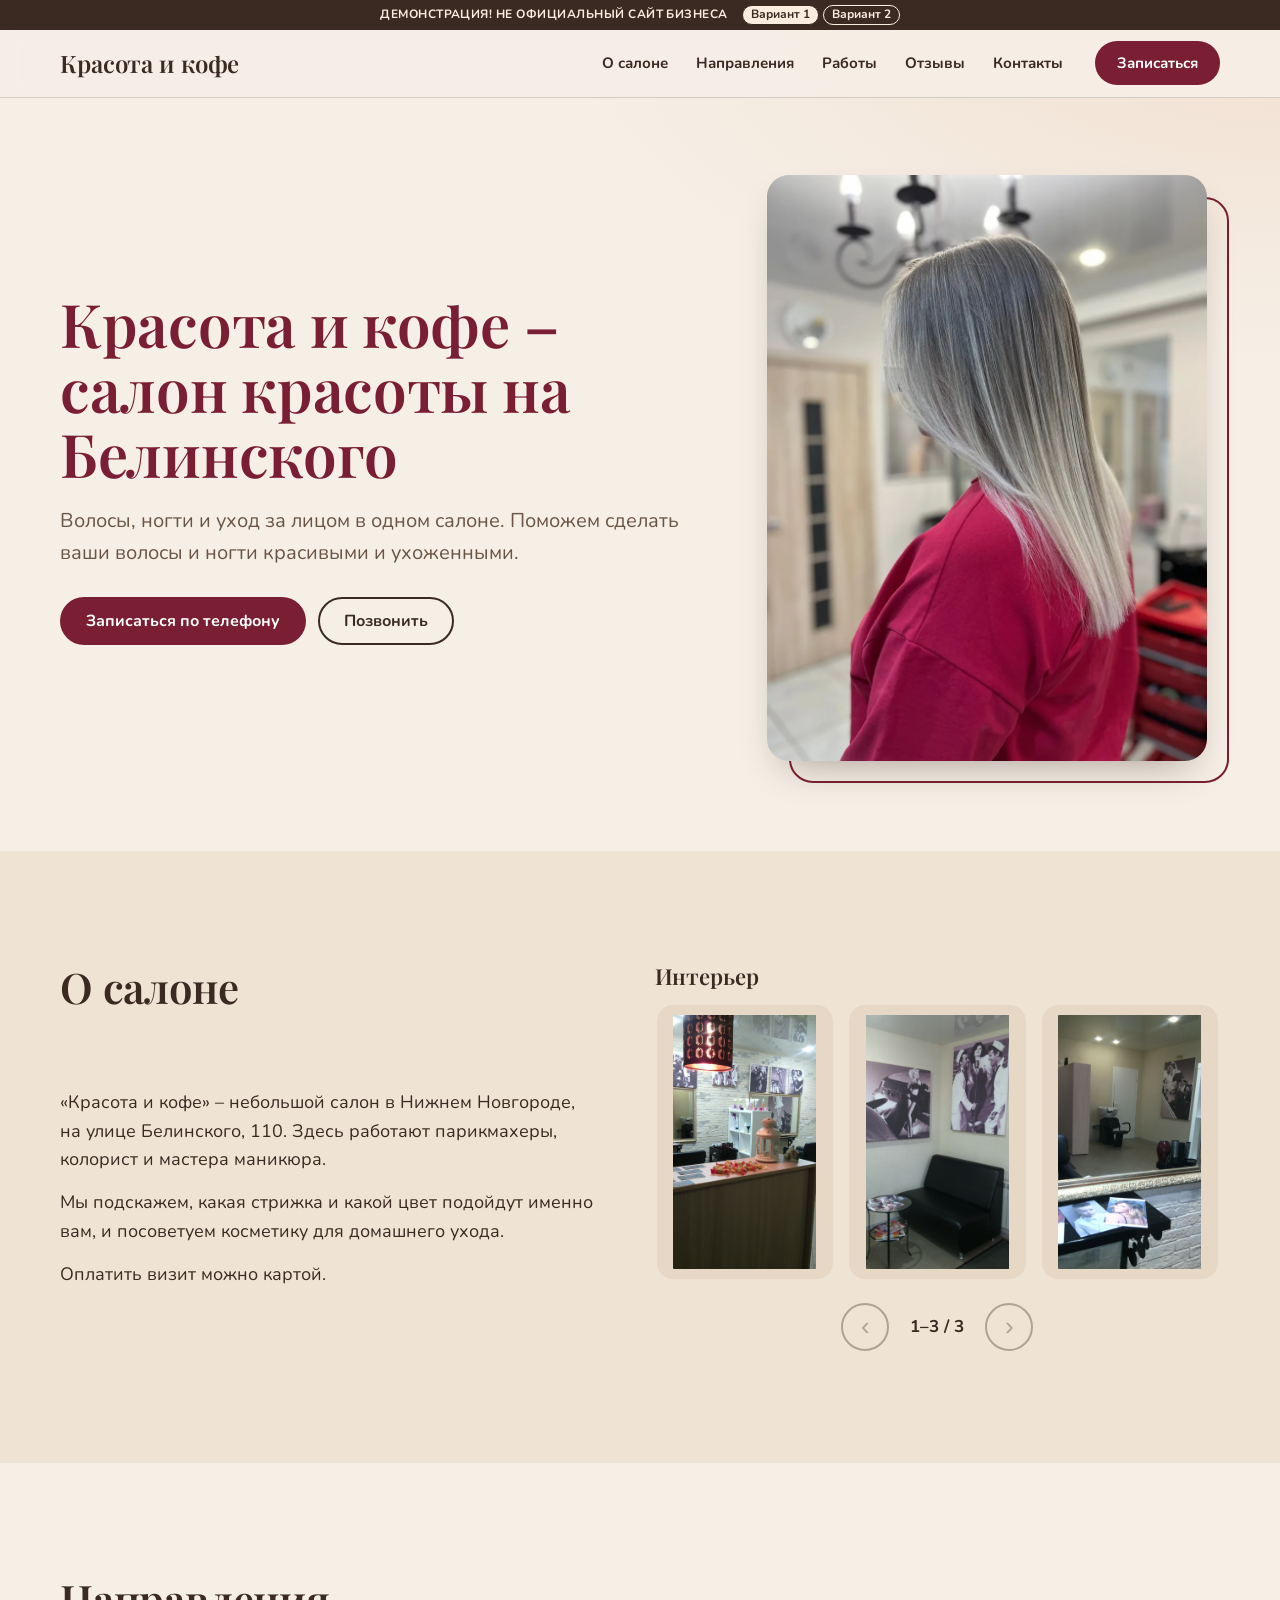
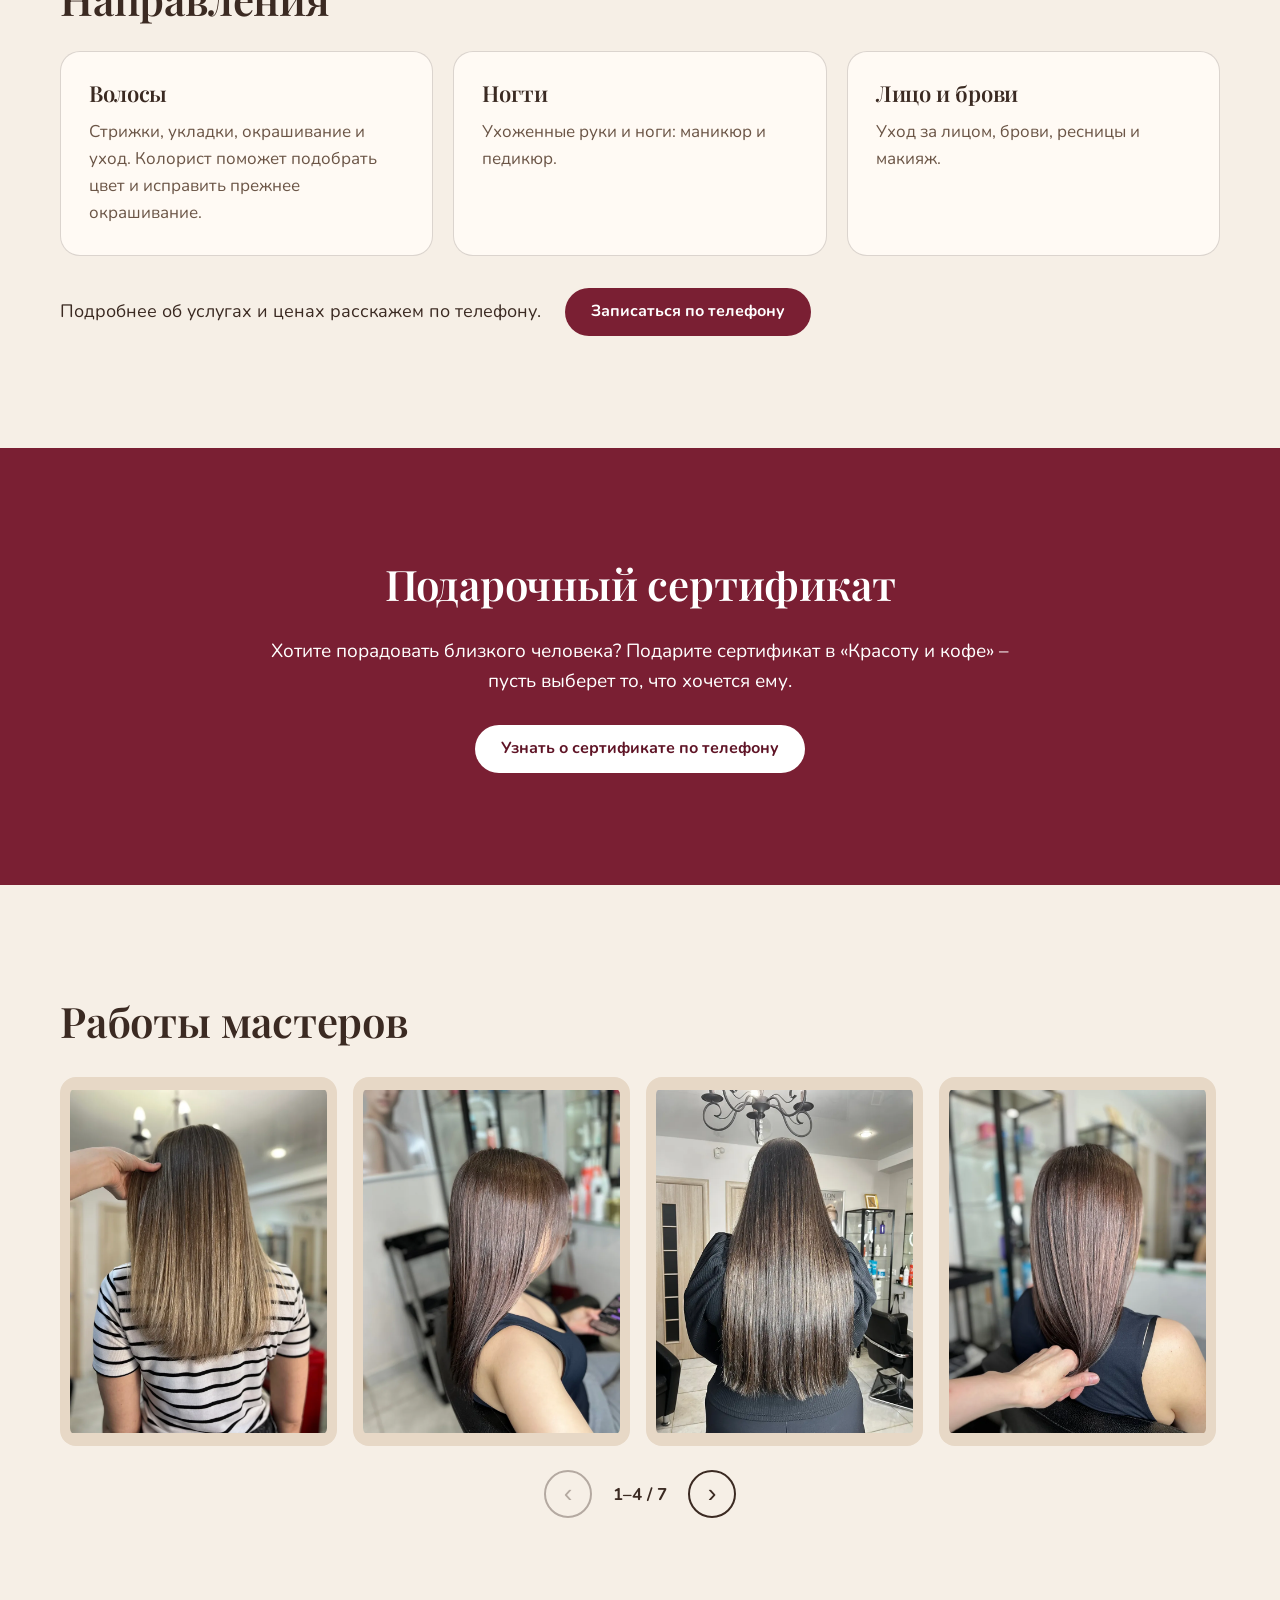
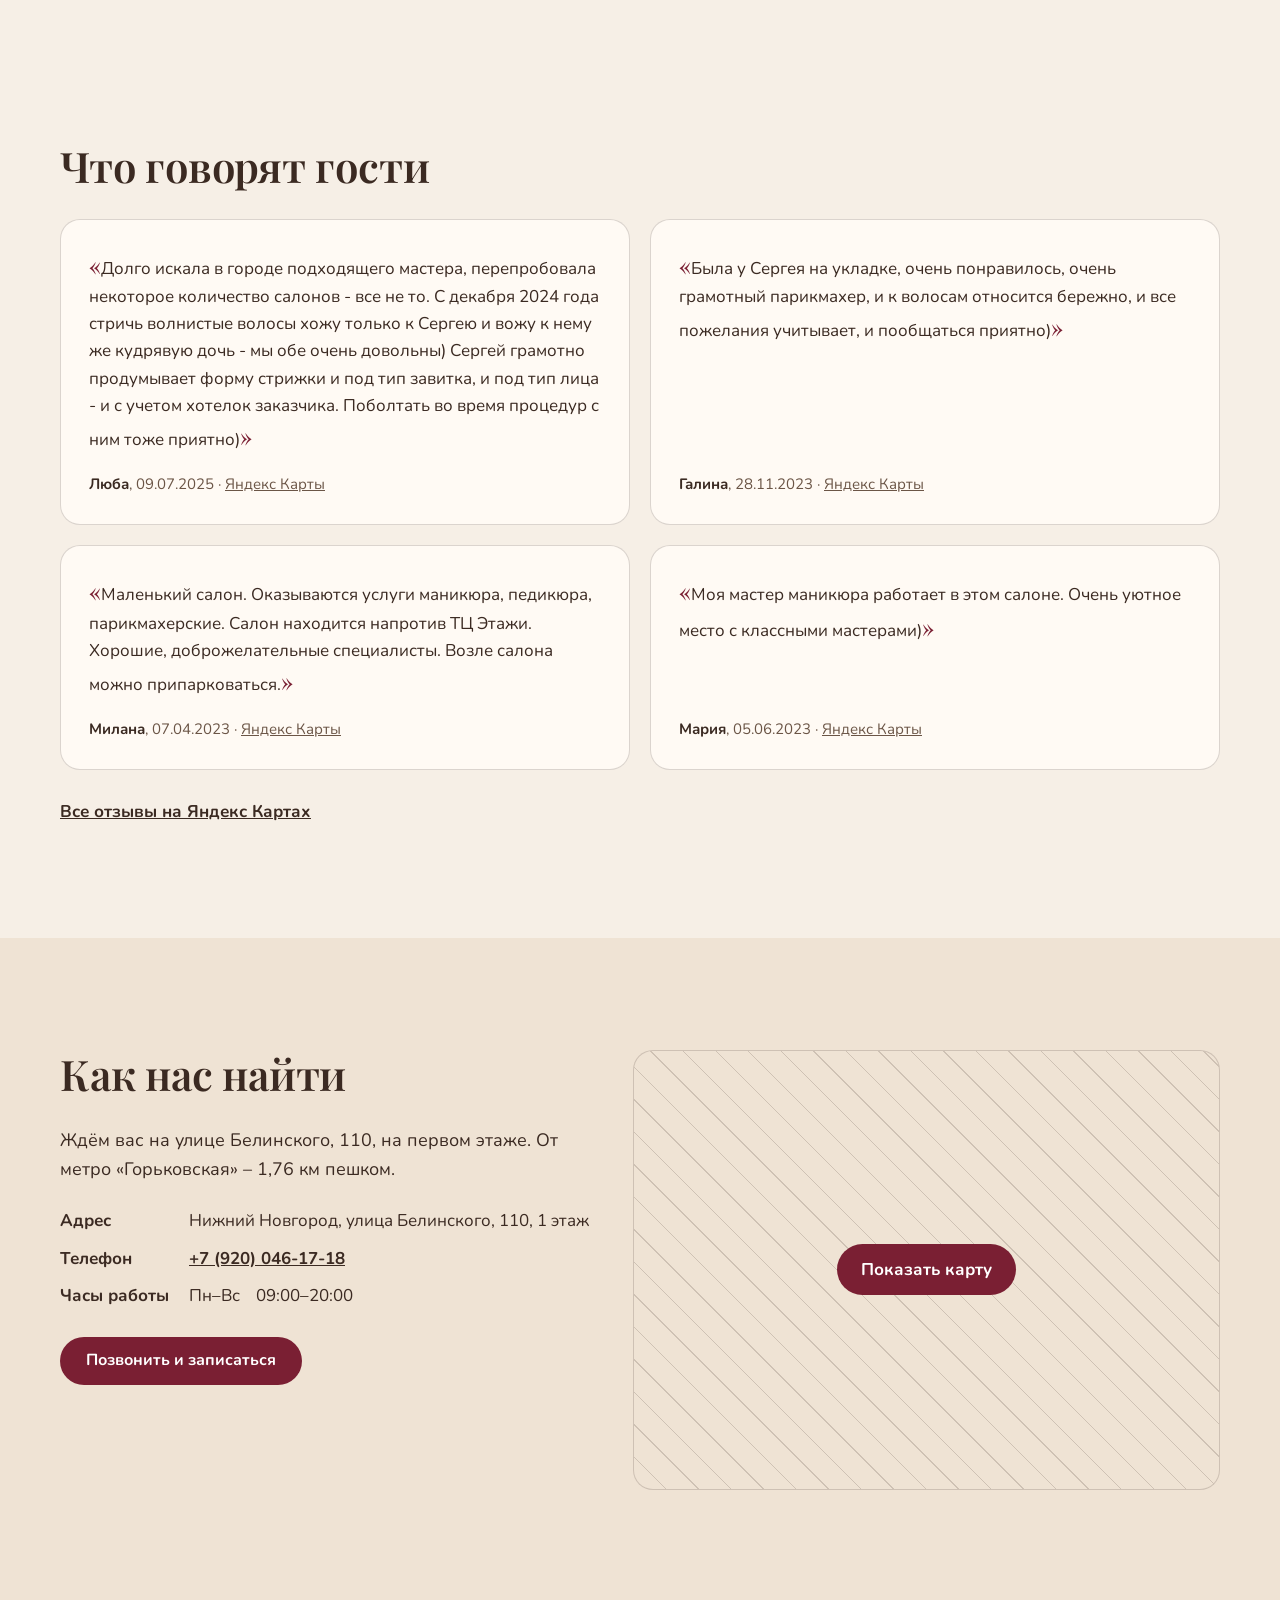
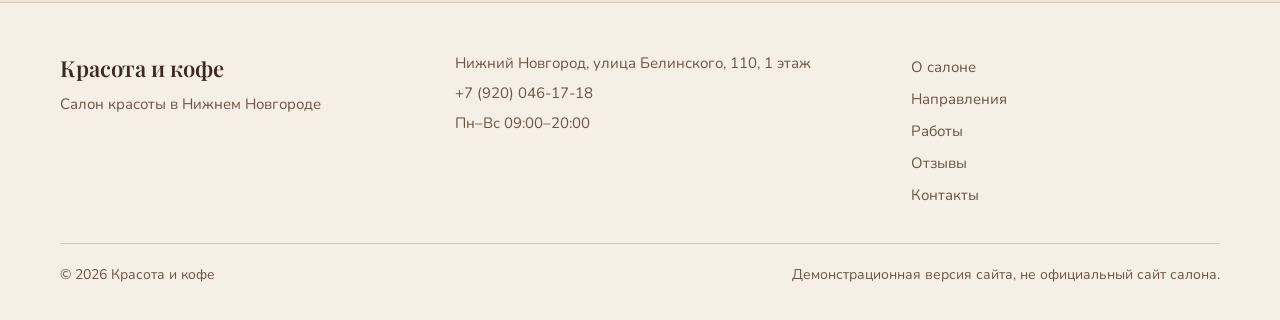
<file: index.html>
<!doctype html>
<html lang="ru">
<head>
<meta charset="utf-8">
<meta name="viewport" content="width=device-width, initial-scale=1">
<meta name="robots" content="noindex, nofollow">
<title>Красота и кофе · салон красоты на Белинского · Нижний Новгород</title>
<meta name="description" content="«Красота и кофе»: салон красоты на улице Белинского, 110 в Нижнем Новгороде. Волосы, ногти и уход за лицом. Записаться можно по телефону, ежедневно 09:00–20:00.">
<meta name="theme-color" content="#7a1f33">
<link rel="icon" href="logos/favicon.ico" sizes="any">
<link rel="icon" type="image/png" sizes="32x32" href="logos/favicon-32x32.png">
<link rel="apple-touch-icon" href="logos/apple-touch-icon.png">
<link rel="preload" href="fonts/playfair-display-cyrillic-600.woff2" as="font" type="font/woff2" crossorigin>
<link rel="preload" href="fonts/nunito-cyrillic-400.woff2" as="font" type="font/woff2" crossorigin>
<link rel="preload" href="img/work-slozhnoe-okrashivanie-01.webp" as="image" type="image/webp" fetchpriority="high">
<link rel="stylesheet" href="css/fonts.css">
<link rel="stylesheet" href="css/main.css">
<script>document.documentElement.classList.add('js')</script>
</head>
<body>
<div class="top" id="top">
<div class="demo" role="note"><span class="demo__t">ДЕМОНСТРАЦИЯ! НЕ ОФИЦИАЛЬНЫЙ САЙТ БИЗНЕСА</span><span class="demo__sw" aria-label="Варианты дизайна"><a href="./" aria-current="page">Вариант 1</a><a href="v2/">Вариант 2</a></span></div>
<header class="hdr">
<a class="brand" href="#hero">Красота и кофе</a>
<nav class="nav" id="nav" aria-label="Разделы"><ul><li><a href="#about">О салоне</a></li><li><a href="#services">Направления</a></li><li><a href="#works">Работы</a></li><li><a href="#reviews">Отзывы</a></li><li><a href="#contacts">Контакты</a></li></ul></nav>
<a class="btn btn--acc hdr__btn" href="tel:+79200461718">Записаться</a>
<button class="burger" type="button" aria-expanded="false" aria-controls="nav" aria-label="Меню"><span></span><span></span><span></span></button>
</header>
</div>
<div class="spacer" aria-hidden="true"></div>
<main>
<section class="hero" id="hero">
<div class="wrap hero__grid">
<div class="hero__text">
<h1 class="h1">Красота и кофе – салон красоты на Белинского</h1>
<p class="lead">Волосы, ногти и уход за лицом в одном салоне. Поможем сделать ваши волосы и ногти красивыми и ухоженными.</p>
<div class="hero__btns"><a class="btn btn--acc" href="tel:+79200461718">Записаться по телефону</a><a class="btn btn--line" href="tel:+79200461718">Позвонить</a></div>
</div>
<div class="hero__photo"><div class="hero__frame"><img src="img/work-slozhnoe-okrashivanie-01.webp" width="900" height="1200" alt="Сложное окрашивание, светлые пепельные волосы" decoding="async" fetchpriority="high"></div></div>
</div>
</section>
<section class="sec about" id="about">
<div class="wrap">
<h2 class="h2">О салоне</h2>
<div class="about__text rv">
<p>«Красота и кофе» – небольшой салон в Нижнем Новгороде, на улице Белинского, 110. Здесь работают парикмахеры, колорист и мастера маникюра.</p>
<p>Мы подскажем, какая стрижка и какой цвет подойдут именно вам, и посоветуем косметику для домашнего ухода.</p>
<p>Оплатить визит можно картой.</p>
</div>
<div class="sub" id="interior">
<h3 class="h3">Интерьер</h3>
<div class="reel reel--int" data-reel>
<ul class="reel__track" tabindex="0" aria-label="Интерьер салона, фото"><li class="slide"><div class="frame frame--tall"><img src="img/interior-04.webp" width="675" height="1200" alt="Зал салона «Красота и кофе»" loading="lazy" decoding="async"></div></li><li class="slide"><div class="frame frame--tall"><img src="img/interior-02.webp" width="675" height="1200" alt="Уголок ожидания с диваном в салоне «Красота и кофе»" loading="lazy" decoding="async"></div></li><li class="slide"><div class="frame frame--tall"><img src="img/interior-05.webp" width="675" height="1200" alt="Зал салона «Красота и кофе» в отражении зеркала" loading="lazy" decoding="async"></div></li></ul>
<div class="reel__ctl"><button class="reel__btn" type="button" data-dir="-1" aria-label="Предыдущее фото">‹</button><span class="reel__count" aria-live="polite">1 / 3</span><button class="reel__btn" type="button" data-dir="1" aria-label="Следующее фото">›</button></div>
</div>
</div>
</div>
</section>
<section class="sec services" id="services">
<div class="wrap">
<h2 class="h2">Направления</h2>
<div class="cards">
<article class="card rv"><h3 class="h3">Волосы</h3><p>Стрижки, укладки, окрашивание и уход. Колорист поможет подобрать цвет и исправить прежнее окрашивание.</p></article>
<article class="card rv"><h3 class="h3">Ногти</h3><p>Ухоженные руки и ноги: маникюр и педикюр.</p></article>
<article class="card rv"><h3 class="h3">Лицо и брови</h3><p>Уход за лицом, брови, ресницы и макияж.</p></article>
</div>
<div class="services__foot rv">
<p>Подробнее об услугах и ценах расскажем по телефону.</p>
<a class="btn btn--acc" href="tel:+79200461718">Записаться по телефону</a>
</div>
</div>
</section>
<section class="sec gift" id="gift">
<div class="wrap gift__in rv">
<h2 class="h2">Подарочный сертификат</h2>
<p>Хотите порадовать близкого человека? Подарите сертификат в «Красоту и кофе» – пусть выберет то, что хочется ему.</p>
<a class="btn btn--light" href="tel:+79200461718">Узнать о сертификате по телефону</a>
</div>
</section>
<section class="sec works" id="works">
<div class="wrap">
<h2 class="h2">Работы мастеров</h2>
<div class="reel reel--works" data-reel>
<ul class="reel__track" tabindex="0" aria-label="Работы мастеров, фото"><li class="slide"><div class="frame "><img src="img/work-melirovanie-01.webp" width="900" height="1200" alt="Мелирование на прямых волосах" loading="lazy" decoding="async"></div></li><li class="slide"><div class="frame "><img src="img/work-tonirovanie-01.webp" width="900" height="1200" alt="Тонирование, гладкие волосы средней длины" loading="lazy" decoding="async"></div></li><li class="slide"><div class="frame "><img src="img/work-vykhod-iz-chernogo-01.webp" width="900" height="1200" alt="Выход из чёрного цвета, длинные волосы" loading="lazy" decoding="async"></div></li><li class="slide"><div class="frame "><img src="img/work-okrashivanie-v-odin-ton-01.webp" width="900" height="1200" alt="Окрашивание в один тон, волосы до плеч" loading="lazy" decoding="async"></div></li><li class="slide"><div class="frame "><img src="img/work-botoks-keratin-01.webp" width="900" height="1200" alt="Волосы после ухода ботокс и кератин" loading="lazy" decoding="async"></div></li><li class="slide"><div class="frame "><img src="img/work-botoks-keratin-02.webp" width="723" height="1200" alt="Длинные гладкие волосы после ухода" loading="lazy" decoding="async"></div></li><li class="slide"><div class="frame "><img src="img/work-botoks-keratin-03.webp" width="960" height="1200" alt="Прямые блестящие волосы после ухода" loading="lazy" decoding="async"></div></li></ul>
<div class="reel__ctl"><button class="reel__btn" type="button" data-dir="-1" aria-label="Предыдущее фото">‹</button><span class="reel__count" aria-live="polite">1 / 7</span><button class="reel__btn" type="button" data-dir="1" aria-label="Следующее фото">›</button></div>
</div>
</div>
</section>
<section class="sec reviews" id="reviews">
<div class="wrap">
<h2 class="h2">Что говорят гости</h2>
<div class="revs">
<figure class="rev rv"><blockquote><p>Долго искала в городе подходящего мастера, перепробовала некоторое количество салонов - все не то. С декабря 2024 года стричь волнистые волосы хожу только к Сергею и вожу к нему же кудрявую дочь - мы обе очень довольны) Сергей грамотно продумывает форму стрижки и под тип завитка, и под тип лица - и с учетом хотелок заказчика. Поболтать во время процедур с ним тоже приятно)</p></blockquote><figcaption><b>Люба</b>, <time datetime="2025-07-09">09.07.2025</time> · <a href="https://yandex.ru/maps/org/krasota_i_kofe/223244860101/reviews/" target="_blank" rel="noopener">Яндекс Карты</a></figcaption></figure>
<figure class="rev rv"><blockquote><p>Была у Сергея на укладке, очень понравилось, очень грамотный парикмахер, и к волосам относится бережно, и все пожелания учитывает, и пообщаться приятно)</p></blockquote><figcaption><b>Галина</b>, <time datetime="2023-11-28">28.11.2023</time> · <a href="https://yandex.ru/maps/org/krasota_i_kofe/223244860101/reviews/" target="_blank" rel="noopener">Яндекс Карты</a></figcaption></figure>
<figure class="rev rv"><blockquote><p>Маленький салон. Оказываются услуги маникюра, педикюра, парикмахерские. Салон находится напротив ТЦ Этажи. Хорошие, доброжелательные специалисты. Возле салона можно припарковаться.</p></blockquote><figcaption><b>Милана</b>, <time datetime="2023-04-07">07.04.2023</time> · <a href="https://yandex.ru/maps/org/krasota_i_kofe/223244860101/reviews/" target="_blank" rel="noopener">Яндекс Карты</a></figcaption></figure>
<figure class="rev rv"><blockquote><p>Моя мастер маникюра работает в этом салоне. Очень уютное место с классными мастерами)</p></blockquote><figcaption><b>Мария</b>, <time datetime="2023-06-05">05.06.2023</time> · <a href="https://yandex.ru/maps/org/krasota_i_kofe/223244860101/reviews/" target="_blank" rel="noopener">Яндекс Карты</a></figcaption></figure>
</div>
<p class="reviews__all"><a href="https://yandex.ru/maps/org/krasota_i_kofe/223244860101/reviews/" target="_blank" rel="noopener">Все отзывы на Яндекс Картах</a></p>
</div>
</section>
<section class="sec contacts" id="contacts">
<div class="wrap contacts__grid">
<div class="contacts__info rv">
<h2 class="h2">Как нас найти</h2>
<p>Ждём вас на улице Белинского, 110, на первом этаже. От метро «Горьковская» – 1,76 км пешком.</p>
<dl class="nap">
<dt>Адрес</dt><dd>Нижний Новгород, улица Белинского, 110, 1 этаж</dd>
<dt>Телефон</dt><dd><a href="tel:+79200461718">+7 (920) 046-17-18</a></dd>
<dt>Часы работы</dt><dd><table class="hours"><tr><th scope="row">Пн–Вс</th><td>09:00–20:00</td></tr></table></dd>
</dl>
<a class="btn btn--acc" href="tel:+79200461718">Позвонить и записаться</a>
</div>
<div class="map rv" id="map">
<a class="map__open" href="https://yandex.ru/maps/org/krasota_i_kofe/223244860101/" target="_blank" rel="noopener" data-src="https://yandex.ru/map-widget/v1/?mode=search&amp;ol=biz&amp;oid=223244860101&amp;z=17"><span>Показать карту</span></a>
</div>
</div>
</section>
</main>
<footer class="ftr">
<div class="wrap ftr__grid">
<div><p class="ftr__brand">Красота и кофе</p><p>Салон красоты в Нижнем Новгороде</p></div>
<div><p>Нижний Новгород, улица Белинского, 110, 1 этаж</p><p><a href="tel:+79200461718">+7 (920) 046-17-18</a></p><p>Пн–Вс 09:00–20:00</p></div>
<nav aria-label="Разделы в подвале"><ul><li><a href="#about">О салоне</a></li><li><a href="#services">Направления</a></li><li><a href="#works">Работы</a></li><li><a href="#reviews">Отзывы</a></li><li><a href="#contacts">Контакты</a></li></ul></nav>
</div>
<div class="wrap ftr__bottom"><p>© 2026 Красота и кофе</p><p>Демонстрационная версия сайта, не официальный сайт салона.</p></div>
</footer>
<script src="js/site.js" defer></script>
</body>
</html>
</file>
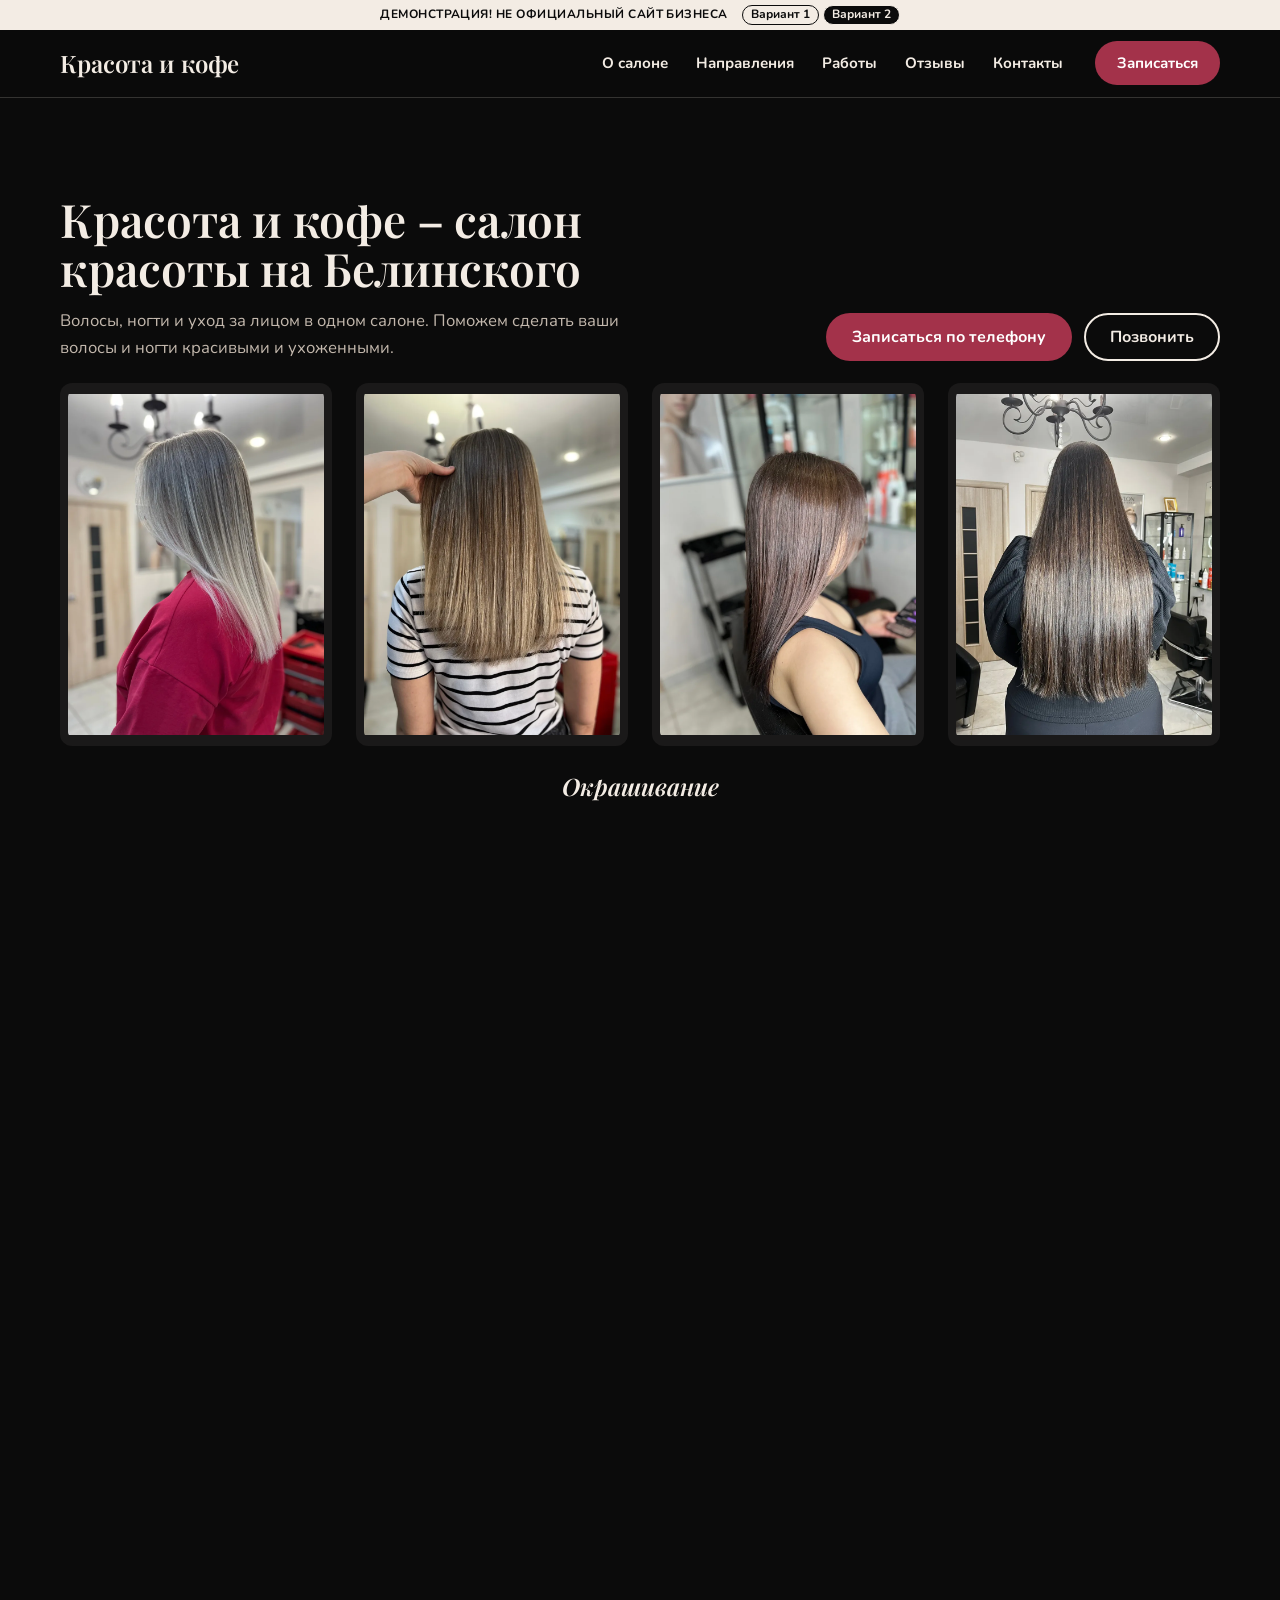
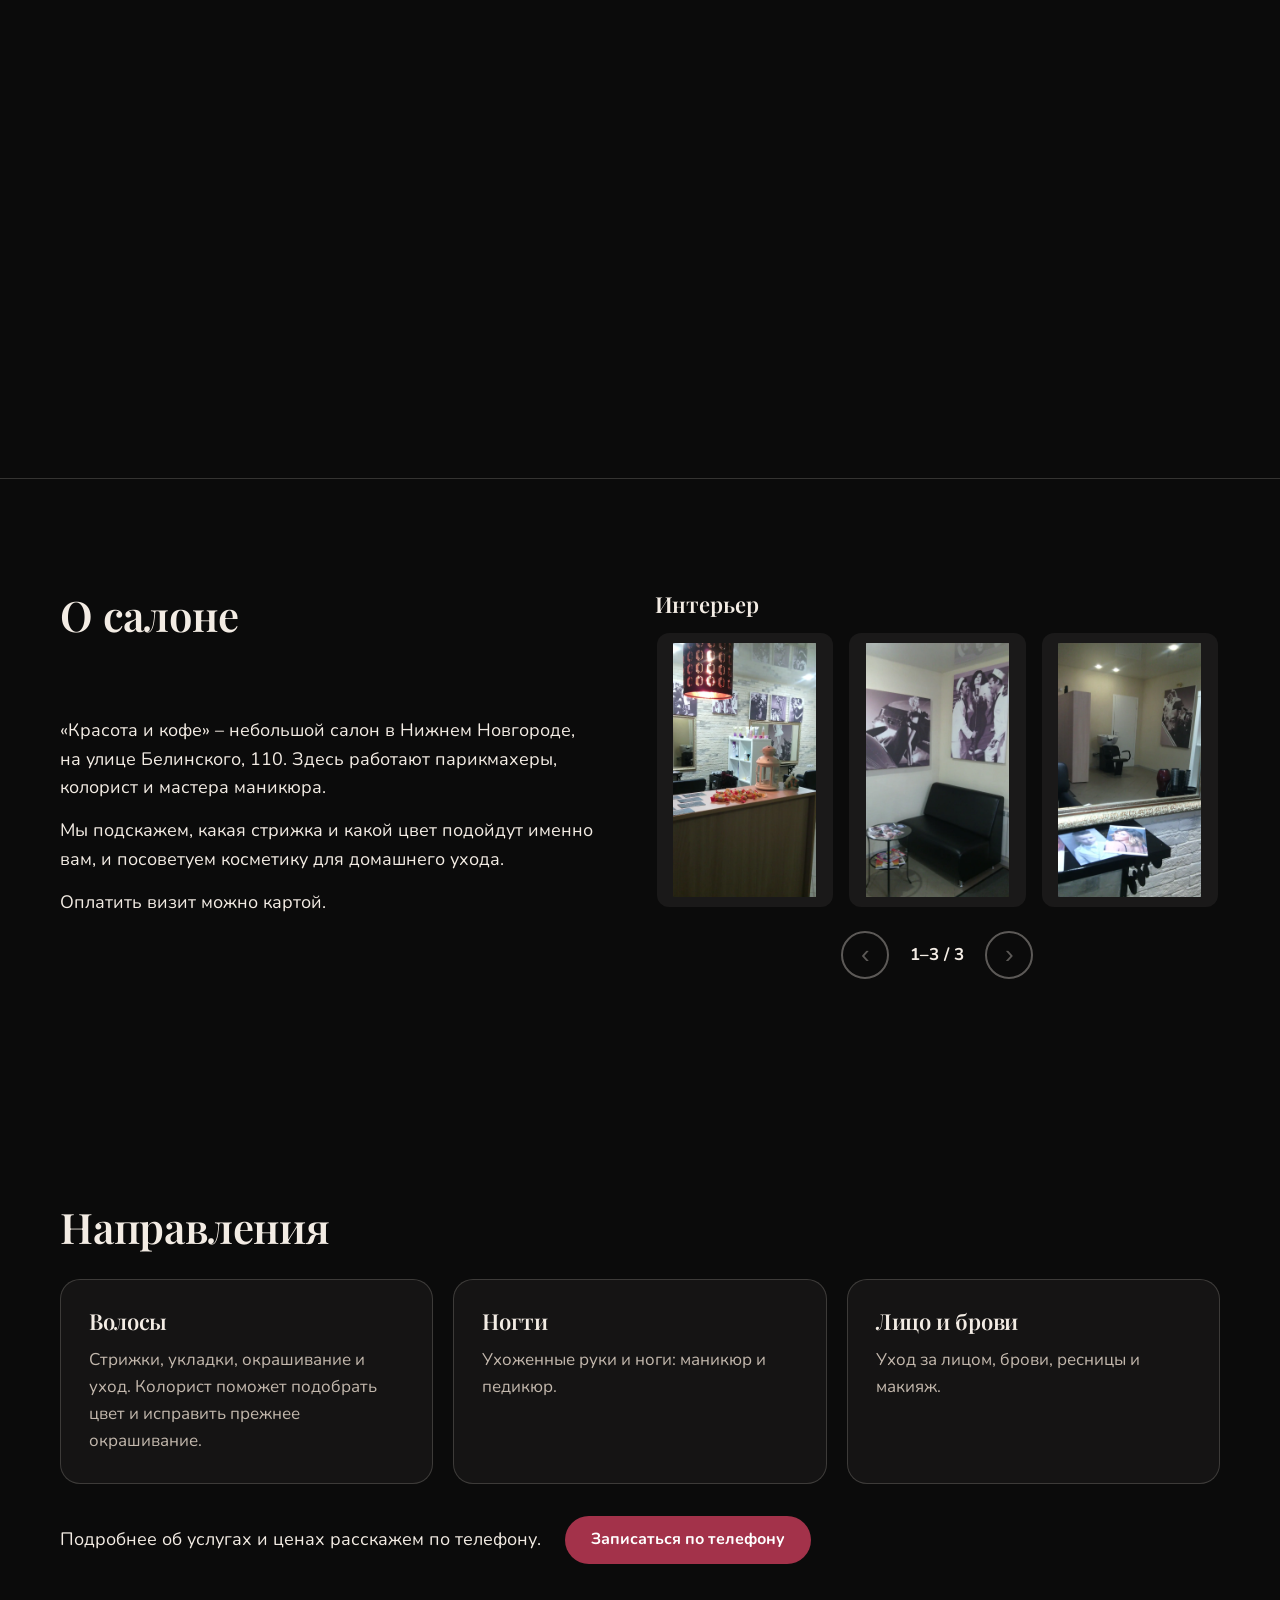
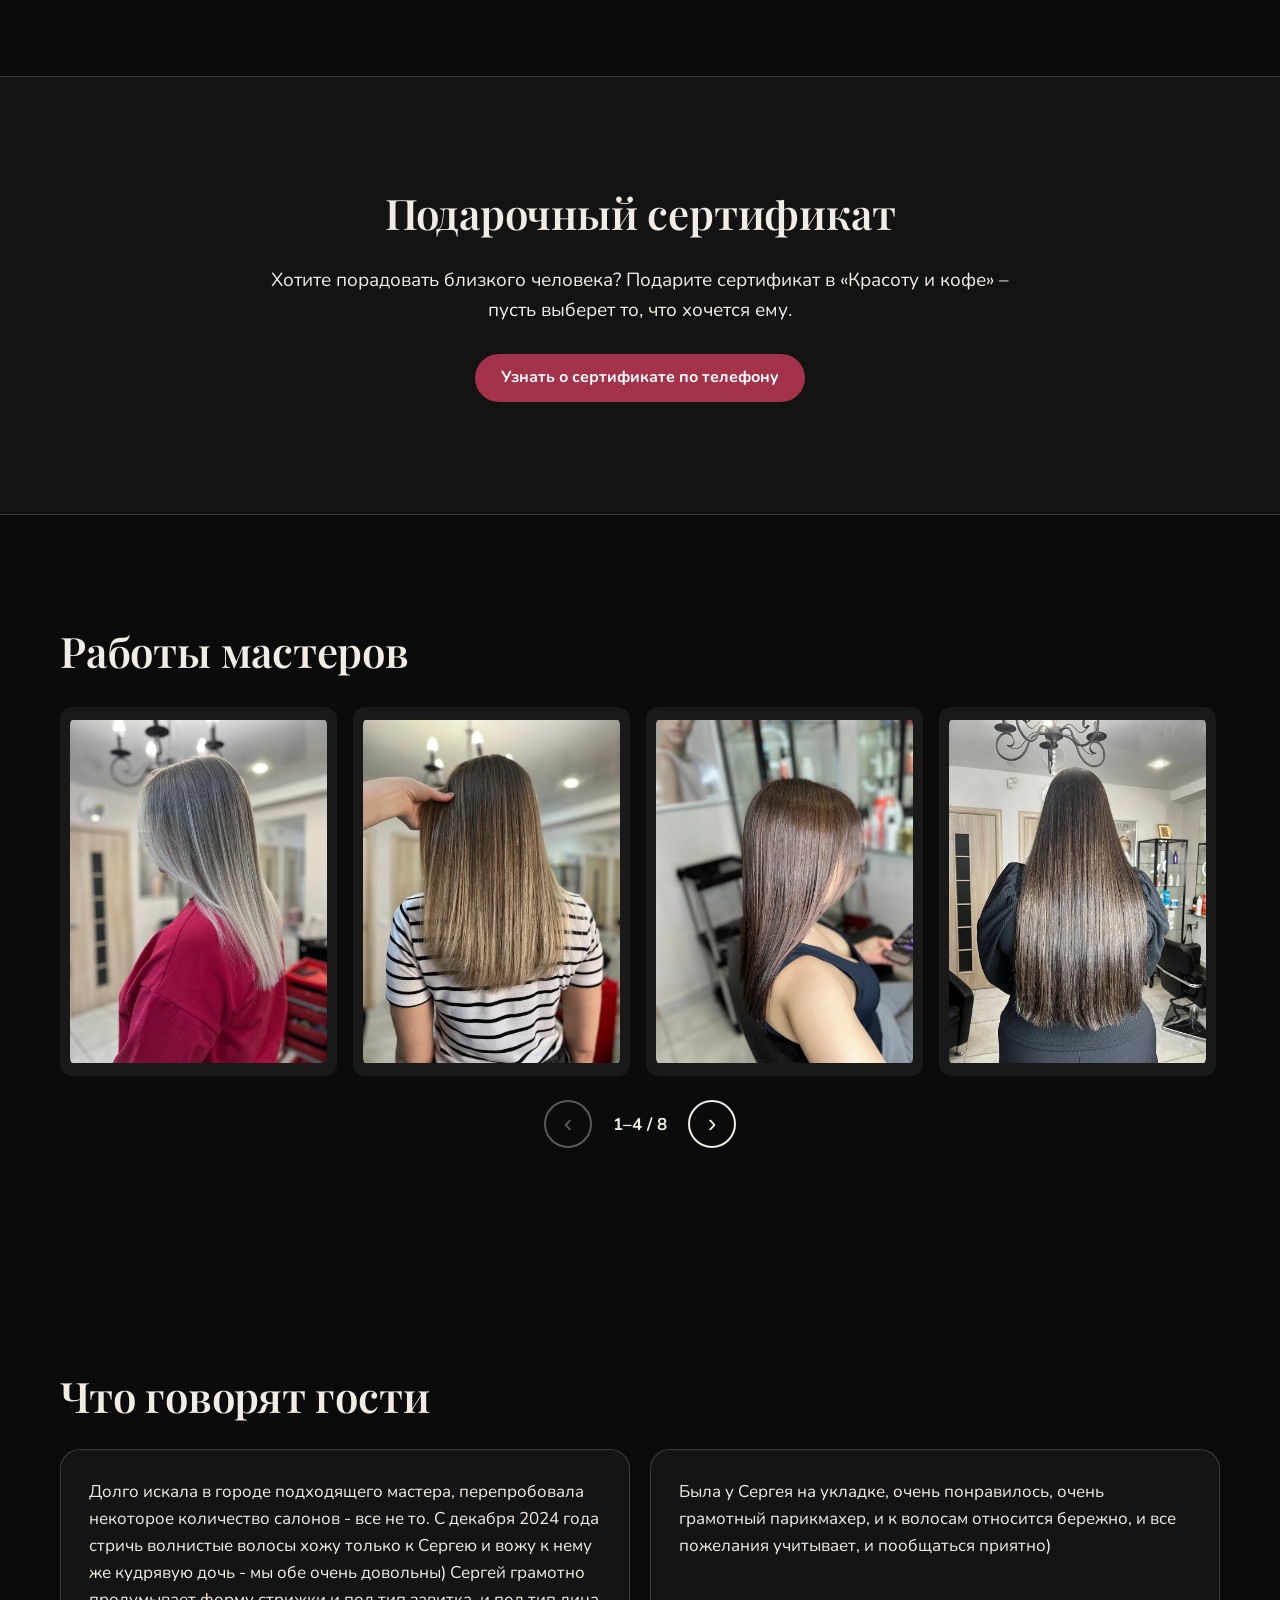
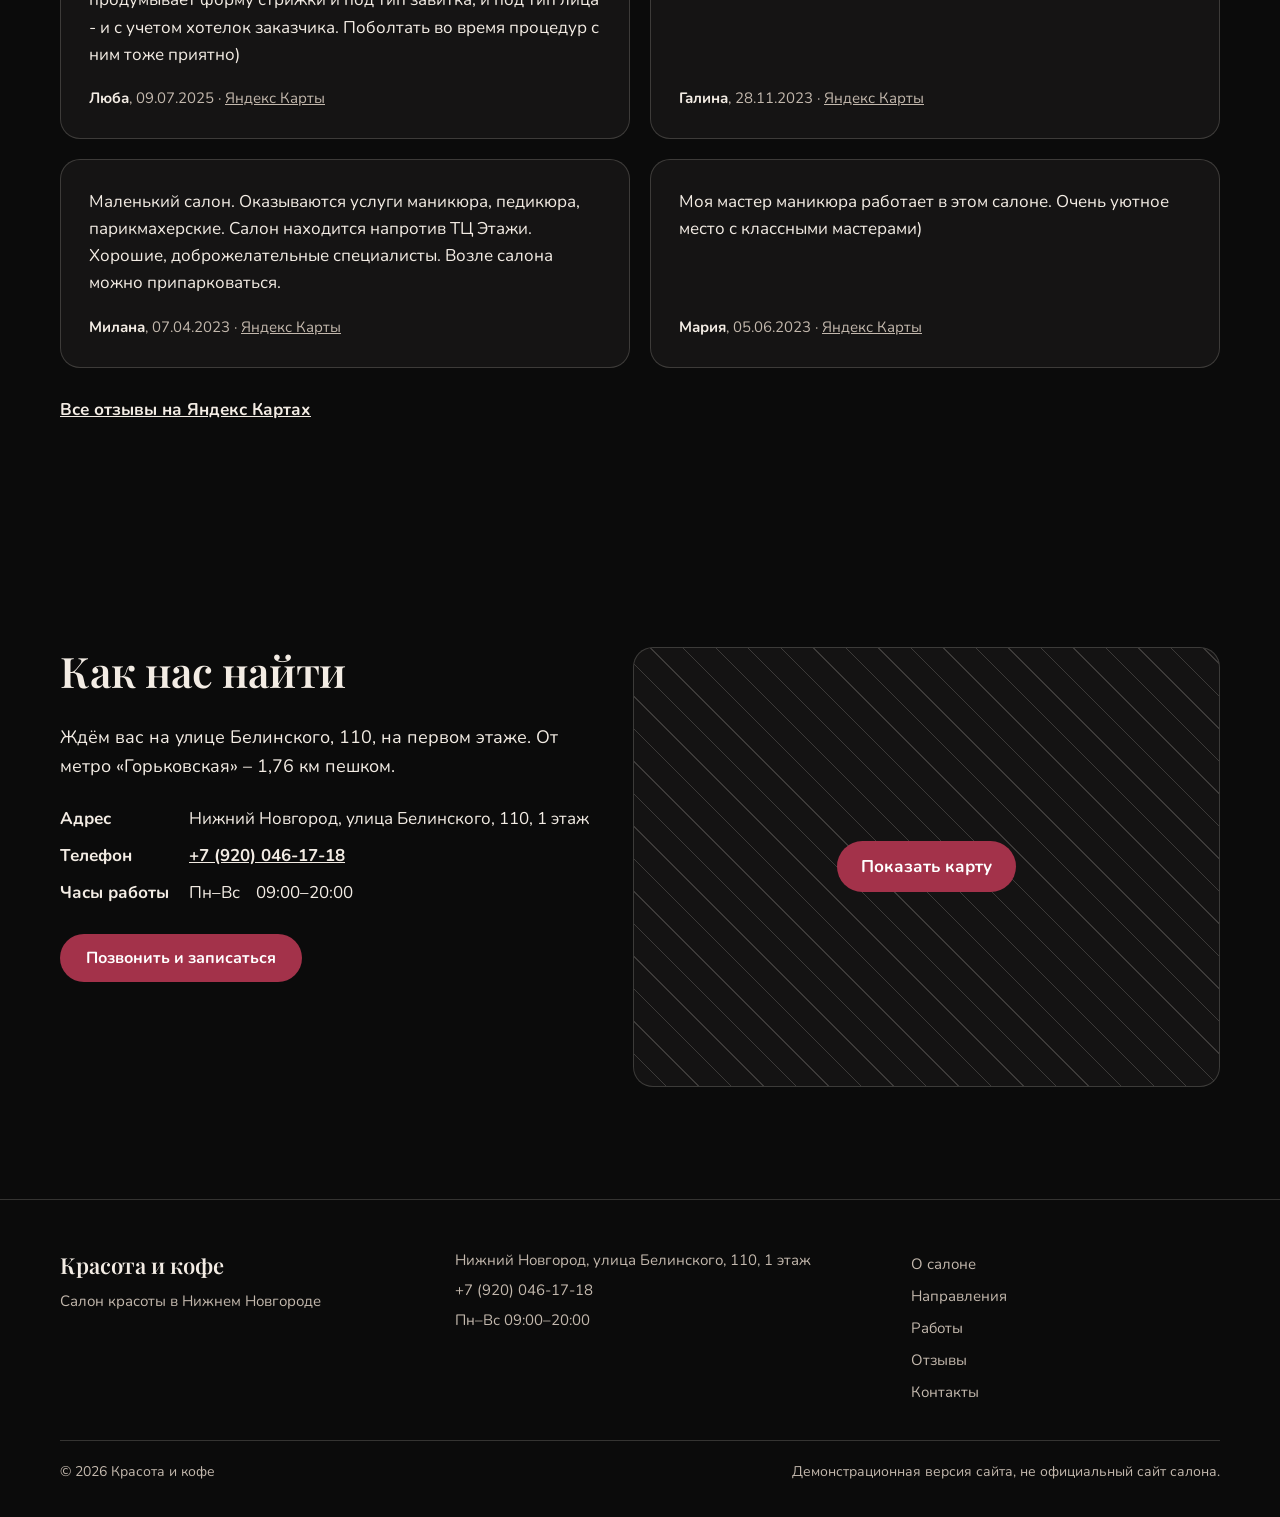
<file: v2/index.html>
<!doctype html>
<html lang="ru">
<head>
<meta charset="utf-8">
<meta name="viewport" content="width=device-width, initial-scale=1">
<meta name="robots" content="noindex, nofollow">
<title>Красота и кофе · салон красоты на Белинского · Нижний Новгород</title>
<meta name="description" content="«Красота и кофе»: салон красоты на улице Белинского, 110 в Нижнем Новгороде. Волосы, ногти и уход за лицом. Записаться можно по телефону, ежедневно 09:00–20:00.">
<meta name="theme-color" content="#0b0b0b">
<link rel="icon" href="../logos/favicon.ico" sizes="any">
<link rel="icon" type="image/png" sizes="32x32" href="../logos/favicon-32x32.png">
<link rel="apple-touch-icon" href="../logos/apple-touch-icon.png">
<link rel="preload" href="../fonts/playfair-display-cyrillic-600.woff2" as="font" type="font/woff2" crossorigin>
<link rel="preload" href="../fonts/nunito-cyrillic-400.woff2" as="font" type="font/woff2" crossorigin>
<link rel="preload" href="../img/work-slozhnoe-okrashivanie-01.webp" as="image" type="image/webp">
<link rel="preload" href="../img/work-melirovanie-01.webp" as="image" type="image/webp">
<link rel="stylesheet" href="../css/fonts.css">
<link rel="stylesheet" href="../css/v2.css">
<script>document.documentElement.classList.add('js');if(!matchMedia('(prefers-reduced-motion: reduce)').matches){document.documentElement.classList.add('pre');setTimeout(function(){document.documentElement.classList.remove('pre')},3000)}</script>
</head>
<body>
<div class="top" id="top">
<div class="demo" role="note"><span class="demo__t">ДЕМОНСТРАЦИЯ! НЕ ОФИЦИАЛЬНЫЙ САЙТ БИЗНЕСА</span><span class="demo__sw" aria-label="Варианты дизайна"><a href="../">Вариант 1</a><a href="./" aria-current="page">Вариант 2</a></span></div>
<header class="hdr">
<a class="brand" href="#hero">Красота и кофе</a>
<nav class="nav" id="nav" aria-label="Разделы"><ul><li><a href="#about">О салоне</a></li><li><a href="#services">Направления</a></li><li><a href="#works">Работы</a></li><li><a href="#reviews">Отзывы</a></li><li><a href="#contacts">Контакты</a></li></ul></nav>
<a class="btn btn--acc hdr__btn" href="tel:+79200461718">Записаться</a>
<button class="burger" type="button" aria-expanded="false" aria-controls="nav" aria-label="Меню"><span></span><span></span><span></span></button>
</header>
</div>
<div class="spacer" aria-hidden="true"></div>
<main>
<section class="stage" id="hero">
<div class="pin">
<div class="stage__text">
<h1 class="h1">Красота и кофе – салон красоты на Белинского</h1>
<p class="lead">Волосы, ногти и уход за лицом в одном салоне. Поможем сделать ваши волосы и ногти красивыми и ухоженными.</p>
<div class="hero__btns"><a class="btn btn--acc" href="tel:+79200461718">Записаться по телефону</a><a class="btn btn--line" href="tel:+79200461718">Позвонить</a></div>
</div>
<div class="row" id="row"><div class="slot" style="--i:0"><div class="pf on" data-set="0"><img src="../img/work-slozhnoe-okrashivanie-01.webp" width="900" height="1200" alt="Сложное окрашивание, светлые пепельные волосы" decoding="async"></div><div class="pf" data-set="1"><img src="../img/work-okrashivanie-v-odin-ton-01.webp" width="900" height="1200" alt="Окрашивание в один тон, волосы до плеч" loading="lazy" decoding="async"></div></div><div class="slot" style="--i:1"><div class="pf on" data-set="0"><img src="../img/work-melirovanie-01.webp" width="900" height="1200" alt="Мелирование на прямых волосах" decoding="async"></div><div class="pf" data-set="1"><img src="../img/work-botoks-keratin-01.webp" width="900" height="1200" alt="Волосы после ухода ботокс и кератин" loading="lazy" decoding="async"></div></div><div class="slot" style="--i:2"><div class="pf on" data-set="0"><img src="../img/work-tonirovanie-01.webp" width="900" height="1200" alt="Тонирование, гладкие волосы средней длины" decoding="async"></div><div class="pf" data-set="1"><img src="../img/work-botoks-keratin-02.webp" width="723" height="1200" alt="Длинные гладкие волосы после ухода" loading="lazy" decoding="async"></div></div><div class="slot" style="--i:3"><div class="pf on" data-set="0"><img src="../img/work-vykhod-iz-chernogo-01.webp" width="900" height="1200" alt="Выход из чёрного цвета, длинные волосы" decoding="async"></div><div class="pf" data-set="1"><img src="../img/work-botoks-keratin-03.webp" width="960" height="1200" alt="Прямые блестящие волосы после ухода" loading="lazy" decoding="async"></div></div></div>
<p class="stage__cap" aria-live="polite"><span class="cap on" data-set="0">Окрашивание</span><span class="cap" data-set="1">Цвет и уход</span></p>
</div>
</section>
<section class="sec about" id="about">
<div class="wrap">
<h2 class="h2">О салоне</h2>
<div class="about__text rv">
<p>«Красота и кофе» – небольшой салон в Нижнем Новгороде, на улице Белинского, 110. Здесь работают парикмахеры, колорист и мастера маникюра.</p>
<p>Мы подскажем, какая стрижка и какой цвет подойдут именно вам, и посоветуем косметику для домашнего ухода.</p>
<p>Оплатить визит можно картой.</p>
</div>
<div class="sub" id="interior">
<h3 class="h3">Интерьер</h3>
<div class="reel reel--int" data-reel>
<ul class="reel__track" tabindex="0" aria-label="Интерьер салона, фото"><li class="slide"><div class="frame frame--tall"><img src="../img/interior-04.webp" width="675" height="1200" alt="Зал салона «Красота и кофе»" loading="lazy" decoding="async"></div></li><li class="slide"><div class="frame frame--tall"><img src="../img/interior-02.webp" width="675" height="1200" alt="Уголок ожидания с диваном в салоне «Красота и кофе»" loading="lazy" decoding="async"></div></li><li class="slide"><div class="frame frame--tall"><img src="../img/interior-05.webp" width="675" height="1200" alt="Зал салона «Красота и кофе» в отражении зеркала" loading="lazy" decoding="async"></div></li></ul>
<div class="reel__ctl"><button class="reel__btn" type="button" data-dir="-1" aria-label="Предыдущее фото">‹</button><span class="reel__count" aria-live="polite">1 / 3</span><button class="reel__btn" type="button" data-dir="1" aria-label="Следующее фото">›</button></div>
</div>
</div>
</div>
</section>
<section class="sec services" id="services">
<div class="wrap">
<h2 class="h2">Направления</h2>
<div class="cards">
<article class="card rv"><h3 class="h3">Волосы</h3><p>Стрижки, укладки, окрашивание и уход. Колорист поможет подобрать цвет и исправить прежнее окрашивание.</p></article>
<article class="card rv"><h3 class="h3">Ногти</h3><p>Ухоженные руки и ноги: маникюр и педикюр.</p></article>
<article class="card rv"><h3 class="h3">Лицо и брови</h3><p>Уход за лицом, брови, ресницы и макияж.</p></article>
</div>
<div class="services__foot rv">
<p>Подробнее об услугах и ценах расскажем по телефону.</p>
<a class="btn btn--acc" href="tel:+79200461718">Записаться по телефону</a>
</div>
</div>
</section>
<section class="sec gift" id="gift">
<div class="wrap gift__in rv">
<h2 class="h2">Подарочный сертификат</h2>
<p>Хотите порадовать близкого человека? Подарите сертификат в «Красоту и кофе» – пусть выберет то, что хочется ему.</p>
<a class="btn btn--light" href="tel:+79200461718">Узнать о сертификате по телефону</a>
</div>
</section>
<section class="sec works" id="works">
<div class="wrap">
<h2 class="h2">Работы мастеров</h2>
<div class="reel reel--works" data-reel>
<ul class="reel__track" tabindex="0" aria-label="Работы мастеров, фото"><li class="slide"><div class="frame "><img src="../img/work-slozhnoe-okrashivanie-01.webp" width="900" height="1200" alt="Сложное окрашивание, светлые пепельные волосы" loading="lazy" decoding="async"></div></li><li class="slide"><div class="frame "><img src="../img/work-melirovanie-01.webp" width="900" height="1200" alt="Мелирование на прямых волосах" loading="lazy" decoding="async"></div></li><li class="slide"><div class="frame "><img src="../img/work-tonirovanie-01.webp" width="900" height="1200" alt="Тонирование, гладкие волосы средней длины" loading="lazy" decoding="async"></div></li><li class="slide"><div class="frame "><img src="../img/work-vykhod-iz-chernogo-01.webp" width="900" height="1200" alt="Выход из чёрного цвета, длинные волосы" loading="lazy" decoding="async"></div></li><li class="slide"><div class="frame "><img src="../img/work-okrashivanie-v-odin-ton-01.webp" width="900" height="1200" alt="Окрашивание в один тон, волосы до плеч" loading="lazy" decoding="async"></div></li><li class="slide"><div class="frame "><img src="../img/work-botoks-keratin-01.webp" width="900" height="1200" alt="Волосы после ухода ботокс и кератин" loading="lazy" decoding="async"></div></li><li class="slide"><div class="frame "><img src="../img/work-botoks-keratin-02.webp" width="723" height="1200" alt="Длинные гладкие волосы после ухода" loading="lazy" decoding="async"></div></li><li class="slide"><div class="frame "><img src="../img/work-botoks-keratin-03.webp" width="960" height="1200" alt="Прямые блестящие волосы после ухода" loading="lazy" decoding="async"></div></li></ul>
<div class="reel__ctl"><button class="reel__btn" type="button" data-dir="-1" aria-label="Предыдущее фото">‹</button><span class="reel__count" aria-live="polite">1 / 8</span><button class="reel__btn" type="button" data-dir="1" aria-label="Следующее фото">›</button></div>
</div>
</div>
</section>
<section class="sec reviews" id="reviews">
<div class="wrap">
<h2 class="h2">Что говорят гости</h2>
<div class="revs">
<figure class="rev rv"><blockquote><p>Долго искала в городе подходящего мастера, перепробовала некоторое количество салонов - все не то. С декабря 2024 года стричь волнистые волосы хожу только к Сергею и вожу к нему же кудрявую дочь - мы обе очень довольны) Сергей грамотно продумывает форму стрижки и под тип завитка, и под тип лица - и с учетом хотелок заказчика. Поболтать во время процедур с ним тоже приятно)</p></blockquote><figcaption><b>Люба</b>, <time datetime="2025-07-09">09.07.2025</time> · <a href="https://yandex.ru/maps/org/krasota_i_kofe/223244860101/reviews/" target="_blank" rel="noopener">Яндекс Карты</a></figcaption></figure>
<figure class="rev rv"><blockquote><p>Была у Сергея на укладке, очень понравилось, очень грамотный парикмахер, и к волосам относится бережно, и все пожелания учитывает, и пообщаться приятно)</p></blockquote><figcaption><b>Галина</b>, <time datetime="2023-11-28">28.11.2023</time> · <a href="https://yandex.ru/maps/org/krasota_i_kofe/223244860101/reviews/" target="_blank" rel="noopener">Яндекс Карты</a></figcaption></figure>
<figure class="rev rv"><blockquote><p>Маленький салон. Оказываются услуги маникюра, педикюра, парикмахерские. Салон находится напротив ТЦ Этажи. Хорошие, доброжелательные специалисты. Возле салона можно припарковаться.</p></blockquote><figcaption><b>Милана</b>, <time datetime="2023-04-07">07.04.2023</time> · <a href="https://yandex.ru/maps/org/krasota_i_kofe/223244860101/reviews/" target="_blank" rel="noopener">Яндекс Карты</a></figcaption></figure>
<figure class="rev rv"><blockquote><p>Моя мастер маникюра работает в этом салоне. Очень уютное место с классными мастерами)</p></blockquote><figcaption><b>Мария</b>, <time datetime="2023-06-05">05.06.2023</time> · <a href="https://yandex.ru/maps/org/krasota_i_kofe/223244860101/reviews/" target="_blank" rel="noopener">Яндекс Карты</a></figcaption></figure>
</div>
<p class="reviews__all"><a href="https://yandex.ru/maps/org/krasota_i_kofe/223244860101/reviews/" target="_blank" rel="noopener">Все отзывы на Яндекс Картах</a></p>
</div>
</section>
<section class="sec contacts" id="contacts">
<div class="wrap contacts__grid">
<div class="contacts__info rv">
<h2 class="h2">Как нас найти</h2>
<p>Ждём вас на улице Белинского, 110, на первом этаже. От метро «Горьковская» – 1,76 км пешком.</p>
<dl class="nap">
<dt>Адрес</dt><dd>Нижний Новгород, улица Белинского, 110, 1 этаж</dd>
<dt>Телефон</dt><dd><a href="tel:+79200461718">+7 (920) 046-17-18</a></dd>
<dt>Часы работы</dt><dd><table class="hours"><tr><th scope="row">Пн–Вс</th><td>09:00–20:00</td></tr></table></dd>
</dl>
<a class="btn btn--acc" href="tel:+79200461718">Позвонить и записаться</a>
</div>
<div class="map rv" id="map">
<a class="map__open" href="https://yandex.ru/maps/org/krasota_i_kofe/223244860101/" target="_blank" rel="noopener" data-src="https://yandex.ru/map-widget/v1/?mode=search&amp;ol=biz&amp;oid=223244860101&amp;z=17"><span>Показать карту</span></a>
</div>
</div>
</section>
</main>
<footer class="ftr">
<div class="wrap ftr__grid">
<div><p class="ftr__brand">Красота и кофе</p><p>Салон красоты в Нижнем Новгороде</p></div>
<div><p>Нижний Новгород, улица Белинского, 110, 1 этаж</p><p><a href="tel:+79200461718">+7 (920) 046-17-18</a></p><p>Пн–Вс 09:00–20:00</p></div>
<nav aria-label="Разделы в подвале"><ul><li><a href="#about">О салоне</a></li><li><a href="#services">Направления</a></li><li><a href="#works">Работы</a></li><li><a href="#reviews">Отзывы</a></li><li><a href="#contacts">Контакты</a></li></ul></nav>
</div>
<div class="wrap ftr__bottom"><p>© 2026 Красота и кофе</p><p>Демонстрационная версия сайта, не официальный сайт салона.</p></div>
</footer>
<script src="../js/site.js" defer></script>
<script src="../js/v2.js" defer></script>
</body>
</html>
</file>
<file: css/fonts.css>
@font-face{font-family:'Playfair Display';font-style:normal;font-weight:600;font-display:swap;src:url(../fonts/playfair-display-cyrillic-600.woff2) format('woff2');unicode-range:U+0301,U+0400-045F,U+0490-0491,U+04B0-04B1,U+2116}
@font-face{font-family:'Playfair Display';font-style:normal;font-weight:600;font-display:swap;src:url(../fonts/playfair-display-latin-600.woff2) format('woff2');unicode-range:U+0000-00FF,U+0131,U+0152-0153,U+02BB-02BC,U+02C6,U+02DA,U+02DC,U+2000-206F,U+20AC,U+2122,U+2191,U+2193,U+2212,U+2215,U+FEFF,U+FFFD}
@font-face{font-family:'Playfair Display';font-style:italic;font-weight:600;font-display:swap;src:url(../fonts/playfair-display-cyrillic-600-italic.woff2) format('woff2');unicode-range:U+0301,U+0400-045F,U+0490-0491,U+04B0-04B1,U+2116}
@font-face{font-family:'Playfair Display';font-style:italic;font-weight:600;font-display:swap;src:url(../fonts/playfair-display-latin-600-italic.woff2) format('woff2');unicode-range:U+0000-00FF,U+0131,U+0152-0153,U+02BB-02BC,U+02C6,U+02DA,U+02DC,U+2000-206F,U+20AC,U+2122,U+2191,U+2193,U+2212,U+2215,U+FEFF,U+FFFD}
@font-face{font-family:'Nunito';font-style:normal;font-weight:400;font-display:swap;src:url(../fonts/nunito-cyrillic-400.woff2) format('woff2');unicode-range:U+0301,U+0400-045F,U+0490-0491,U+04B0-04B1,U+2116}
@font-face{font-family:'Nunito';font-style:normal;font-weight:400;font-display:swap;src:url(../fonts/nunito-latin-400.woff2) format('woff2');unicode-range:U+0000-00FF,U+0131,U+0152-0153,U+02BB-02BC,U+02C6,U+02DA,U+02DC,U+2000-206F,U+20AC,U+2122,U+2191,U+2193,U+2212,U+2215,U+FEFF,U+FFFD}
@font-face{font-family:'Nunito';font-style:normal;font-weight:700;font-display:swap;src:url(../fonts/nunito-cyrillic-700.woff2) format('woff2');unicode-range:U+0301,U+0400-045F,U+0490-0491,U+04B0-04B1,U+2116}
@font-face{font-family:'Nunito';font-style:normal;font-weight:700;font-display:swap;src:url(../fonts/nunito-latin-700.woff2) format('woff2');unicode-range:U+0000-00FF,U+0131,U+0152-0153,U+02BB-02BC,U+02C6,U+02DA,U+02DC,U+2000-206F,U+20AC,U+2122,U+2191,U+2193,U+2212,U+2215,U+FEFF,U+FFFD}
</file>
<file: css/main.css>
:root{--bg:#f6efe6;--bg2:#efe3d4;--ink:#3b2a22;--muted:#6b5546;--acc:#7a1f33;--acc-h:#5f1426;--acc-ink:#fff;--line:rgba(59,42,34,.18);--panel:#fffaf4;--strip-bg:#3b2a22;--strip-ink:#fbeee0;--hdr-bg:rgba(246,239,230,.94);--frame:#e7d8c6;--shadow:0 18px 40px -18px rgba(59,42,34,.45)}
*,*::before,*::after{box-sizing:border-box}
html{-webkit-text-size-adjust:100%;scroll-padding-top:calc(var(--toph,104px) + 8px)}
body{margin:0;background:var(--bg);color:var(--ink);font:400 17px/1.6 'Nunito',system-ui,sans-serif;overflow-x:hidden}
img{max-width:100%;height:auto;display:block}
a{color:inherit}
ul{margin:0;padding:0;list-style:none}
.wrap{width:min(1160px,100% - 40px);margin-inline:auto}
.h1,.h2,.h3,.brand,.ftr__brand{font-family:'Playfair Display',Georgia,serif;font-weight:600;letter-spacing:-.005em}
.h1{font-size:clamp(32px,5.2vw,60px);line-height:1.08;margin:0 0 20px;overflow-wrap:break-word}
.h2{font-size:clamp(28px,3.6vw,42px);line-height:1.15;margin:0 0 28px}
.h3{font-size:22px;line-height:1.25;margin:0 0 10px}
.lead{font-size:clamp(17px,1.6vw,20px);color:var(--muted);margin:0 0 28px;max-width:34em}
.btn{display:inline-flex;align-items:center;justify-content:center;min-height:48px;padding:12px 24px;border-radius:999px;font-weight:700;font-size:16px;line-height:1.2;text-decoration:none;text-align:center;border:2px solid transparent;transition:background-color .2s,color .2s,border-color .2s}
.btn--acc{background:var(--acc);color:var(--acc-ink)}
.btn--acc:hover{background:var(--acc-h)}
.btn--line{border-color:currentColor;color:var(--ink)}
.btn--line:hover{background:var(--ink);color:var(--bg)}
.btn--light{background:#fff;color:#5f1426}
.btn:focus-visible,a:focus-visible,button:focus-visible,.reel__track:focus-visible{outline:3px solid var(--acc);outline-offset:3px}
/* top */
.top{position:fixed;inset:0 0 auto 0;z-index:50}
.demo{background:var(--strip-bg);color:var(--strip-ink);display:flex;flex-wrap:wrap;align-items:center;justify-content:center;gap:2px 14px;padding:5px 12px;font-size:12px;line-height:1.3;font-weight:700;letter-spacing:.04em;text-align:center}
.demo__sw{display:inline-flex;gap:4px}
.demo__sw a{display:inline-block;padding:1px 8px;border-radius:999px;text-decoration:none;border:1px solid currentColor;font-weight:700;letter-spacing:0}
.demo__sw a[aria-current]{background:var(--strip-ink);color:var(--strip-bg)}
.hdr{background:var(--hdr-bg);backdrop-filter:blur(8px);-webkit-backdrop-filter:blur(8px);border-bottom:1px solid var(--line);display:flex;align-items:center;gap:20px;height:68px;padding:0 max(20px,(100% - 1160px)/2)}
.brand{font-size:24px;text-decoration:none;white-space:nowrap;margin-right:auto;color:var(--ink)}
.nav ul{display:flex;gap:4px}
.nav a{display:flex;align-items:center;min-height:44px;padding:0 12px;text-decoration:none;font-weight:700;font-size:15px;border-radius:999px}
.nav a:hover{background:var(--line)}
.hdr .hdr__btn{min-height:44px;padding:10px 20px;font-size:15px}
.burger{display:none;width:44px;height:44px;flex:0 0 44px;border:0;border-radius:12px;background:transparent;color:var(--ink);cursor:pointer;padding:0;position:relative}
.burger span{position:absolute;left:11px;right:11px;height:2px;background:currentColor;border-radius:2px;transition:transform .25s,opacity .2s}
.burger span:nth-child(1){top:15px}.burger span:nth-child(2){top:21px}.burger span:nth-child(3){top:27px}
.burger[aria-expanded="true"] span:nth-child(1){transform:translateY(6px) rotate(45deg)}
.burger[aria-expanded="true"] span:nth-child(2){opacity:0}
.burger[aria-expanded="true"] span:nth-child(3){transform:translateY(-6px) rotate(-45deg)}
.spacer{height:var(--toph,96px)}
@media (max-width:1020px){
 .burger{display:block}
 .nav{position:absolute;left:0;right:0;top:100%;background:var(--bg);border-bottom:1px solid var(--line);box-shadow:var(--shadow);display:none;padding:8px 20px 16px}
 .nav.open{display:block}
 .nav ul{flex-direction:column}
 .nav a{min-height:48px;font-size:18px;border-radius:10px}
}
@media (max-width:480px){
 .hdr{gap:8px;height:60px;padding:0 12px}
 .brand{font-size:19px}
 .hdr .hdr__btn{padding:8px 14px;font-size:14px}
 .demo{font-size:10.5px;gap:2px 10px;padding:4px 8px}
 .demo__sw a{padding:0 7px}
}
@media (max-width:350px){.brand{font-size:17px}.hdr .hdr__btn{padding:8px 11px}.hdr{gap:6px;padding:0 10px}}
/* sections */
.sec{padding:clamp(64px,9vw,112px) 0}
.sub{margin-top:48px}
.about__text{max-width:40em;font-size:18px}
.about__text p{margin:0 0 14px}
.cards{display:grid;grid-template-columns:repeat(3,1fr);gap:20px}
.card{background:var(--panel);border:1px solid var(--line);border-radius:20px;padding:28px}
.card p{margin:0;color:var(--muted)}
.services__foot{display:flex;flex-wrap:wrap;align-items:center;gap:16px 24px;margin-top:32px}
.services__foot p{margin:0;font-size:18px}
.gift__in{max-width:760px;text-align:center}
.gift__in p{font-size:19px;margin:0 0 28px}
/* reel */
.reel{position:relative}
.reel__track{display:flex;gap:16px;overflow-x:auto;scroll-snap-type:x mandatory;scroll-behavior:smooth;-webkit-overflow-scrolling:touch;scrollbar-width:none;padding:4px 2px 8px;overscroll-behavior-x:contain}
.reel__track::-webkit-scrollbar{display:none}
.slide{flex:0 0 calc((100% - 48px)/4);scroll-snap-align:start}
.reel--int .slide{flex-basis:calc((100% - 32px)/3)}
.frame{aspect-ratio:3/4;background:var(--frame);border-radius:16px;overflow:hidden;display:flex;align-items:center;justify-content:center;padding:10px}
.frame--tall{aspect-ratio:9/14}
.frame img{width:100%;height:100%;object-fit:contain;border-radius:8px}
.reel__ctl{display:flex;align-items:center;justify-content:center;gap:16px;margin-top:16px}
.reel__btn{width:48px;height:48px;border-radius:50%;border:2px solid var(--ink);background:transparent;color:var(--ink);font-size:26px;line-height:1;cursor:pointer;display:flex;align-items:center;justify-content:center;padding:0 0 3px}
.reel__btn:hover:not(:disabled){background:var(--ink);color:var(--bg)}
.reel__btn:disabled{opacity:.35;cursor:default}
.reel__count{min-width:64px;text-align:center;font-weight:700;font-variant-numeric:tabular-nums}
html:not(.js) .reel__ctl{display:none}
@media (max-width:900px){.slide{flex-basis:calc((100% - 16px)/2)}.reel--int .slide{flex-basis:calc((100% - 16px)/2)}}
@media (max-width:560px){.slide,.reel--int .slide{flex-basis:78%}.cards{grid-template-columns:1fr}}
@media (min-width:561px) and (max-width:900px){.cards{grid-template-columns:1fr 1fr}}
/* reviews */
.revs{display:grid;grid-template-columns:repeat(2,1fr);gap:20px}
.rev{margin:0;background:var(--panel);border:1px solid var(--line);border-radius:20px;padding:28px;display:flex;flex-direction:column;justify-content:space-between;gap:18px}
.rev blockquote{margin:0}
.rev blockquote p{margin:0}
.rev figcaption{color:var(--muted);font-size:15px}
.rev figcaption b{color:var(--ink)}
.reviews__all{margin:28px 0 0}
.reviews__all a{font-weight:700}
@media (max-width:760px){.revs{grid-template-columns:1fr}}
/* contacts */
.contacts__grid{display:grid;grid-template-columns:1fr 1.1fr;gap:40px;align-items:start}
.contacts__info p{margin:0 0 24px;font-size:18px}
.nap{margin:0 0 28px;display:grid;grid-template-columns:auto 1fr;gap:10px 20px}
.nap dt{font-weight:700}
.nap dd{margin:0}
.nap a{font-weight:700}
.hours{border-collapse:collapse}
.hours th{font-weight:400;text-align:left;padding:0 16px 0 0}
.hours td{padding:0}
.map{border-radius:20px;overflow:hidden;border:1px solid var(--line);aspect-ratio:4/3;background:var(--bg2);position:relative}
.map iframe{position:absolute;inset:0;width:100%;height:100%;border:0}
.map__open{position:absolute;inset:0;display:flex;align-items:center;justify-content:center;text-decoration:none;font-weight:700;background:repeating-linear-gradient(45deg,transparent 0 22px,var(--line) 22px 23px)}
.map__open span{background:var(--acc);color:var(--acc-ink);border-radius:999px;padding:12px 24px;min-height:48px;display:inline-flex;align-items:center}
@media (max-width:860px){.contacts__grid{grid-template-columns:1fr}.nap{grid-template-columns:1fr;gap:2px}.nap dd{margin-bottom:10px}}
/* footer */
.ftr{border-top:1px solid var(--line);padding:48px 0 28px;font-size:15px;color:var(--muted)}
.ftr p{margin:0 0 6px}
.ftr a{text-decoration:none}
.ftr a:hover{text-decoration:underline}
.ftr__brand{font-size:22px;color:var(--ink)}
.ftr__grid{display:grid;grid-template-columns:1.2fr 1.4fr 1fr;gap:24px}
.ftr nav a{display:inline-flex;min-height:32px;align-items:center}
.ftr__bottom{display:flex;flex-wrap:wrap;justify-content:space-between;gap:8px;margin-top:32px;padding-top:20px;border-top:1px solid var(--line);font-size:14px}
@media (max-width:760px){.ftr__grid{grid-template-columns:1fr}.ftr nav a{min-height:44px}}
/* reveal */
.js .rv{opacity:0;transform:translateY(18px);transition:opacity .6s ease,transform .6s ease}
.js .rv.in{opacity:1;transform:none}
@media (prefers-reduced-motion:reduce){
 html{scroll-behavior:auto}
 .reel__track{scroll-behavior:auto}
 .js .rv{opacity:1;transform:none;transition:none}
 *,*::before,*::after{animation:none!important;transition:none!important}
}
@media (max-width:400px){.demo{font-size:10px;letter-spacing:0;gap:2px 8px;padding:4px 6px}}
@media (min-width:901px){
 .about .wrap{display:grid;grid-template-columns:1fr 1.05fr;gap:0 56px;align-items:start}
 .about .h2{grid-column:1}
 .about .about__text{grid-column:1}
 .about .sub{grid-column:2;grid-row:1/3;margin-top:0}
}
@media (max-width:480px){.card,.rev{padding:22px}}
/* main: cream, burgundy, coffee */
body{background:var(--bg) radial-gradient(1200px 600px at 100% 0,#f1dfd0 0,transparent 60%) no-repeat}
.hero{padding:clamp(40px,6vw,80px) 0 clamp(56px,7vw,96px)}
.hero__grid{display:grid;grid-template-columns:1.15fr .85fr;gap:clamp(28px,5vw,72px);align-items:center}
.hero__btns{display:flex;flex-wrap:wrap;gap:12px}
.hero__photo{display:flex;justify-content:center}
.hero__frame{position:relative;width:min(100%,440px)}
.hero__frame::before{content:"";position:absolute;inset:22px -22px -22px 22px;border:2px solid var(--acc);border-radius:24px}
.hero__frame img{position:relative;border-radius:22px;box-shadow:var(--shadow);width:100%;height:auto;max-height:calc(100svh - 200px);object-fit:contain;background:var(--frame)}
.h1{color:var(--acc)}
.about{background:var(--bg2)}
.gift{background:var(--acc);color:#fff}
.gift .h2{color:#fff}
.reviews .rev blockquote p::before{content:"«";color:var(--acc);font-family:'Playfair Display',serif;font-size:1.3em}
.reviews .rev blockquote p::after{content:"»";color:var(--acc);font-family:'Playfair Display',serif;font-size:1.3em}
.contacts{background:var(--bg2)}
@media (max-width:860px){
 .hero__grid{grid-template-columns:1fr}
 .hero__frame{width:min(100% - 24px,360px)}
 .hero__frame img{max-height:none}
}
@media (max-width:480px){.hero__btns .btn{flex:1 1 100%}.hero__frame::before{inset:14px -12px -12px 14px}}
</file>
<file: css/v2.css>
:root{--bg:#0b0b0b;--bg2:#141313;--ink:#f3ece4;--muted:#c3b8ad;--acc:#a3324a;--acc-h:#8a253c;--acc-ink:#fff;--line:rgba(243,236,228,.18);--panel:#151414;--strip-bg:#f3ece4;--strip-ink:#0b0b0b;--hdr-bg:rgba(11,11,11,.92);--frame:#1a1919;--shadow:0 18px 40px -18px rgba(0,0,0,.9)}
*,*::before,*::after{box-sizing:border-box}
html{-webkit-text-size-adjust:100%;scroll-padding-top:calc(var(--toph,104px) + 8px)}
body{margin:0;background:var(--bg);color:var(--ink);font:400 17px/1.6 'Nunito',system-ui,sans-serif;overflow-x:hidden}
img{max-width:100%;height:auto;display:block}
a{color:inherit}
ul{margin:0;padding:0;list-style:none}
.wrap{width:min(1160px,100% - 40px);margin-inline:auto}
.h1,.h2,.h3,.brand,.ftr__brand{font-family:'Playfair Display',Georgia,serif;font-weight:600;letter-spacing:-.005em}
.h1{font-size:clamp(32px,5.2vw,60px);line-height:1.08;margin:0 0 20px;overflow-wrap:break-word}
.h2{font-size:clamp(28px,3.6vw,42px);line-height:1.15;margin:0 0 28px}
.h3{font-size:22px;line-height:1.25;margin:0 0 10px}
.lead{font-size:clamp(17px,1.6vw,20px);color:var(--muted);margin:0 0 28px;max-width:34em}
.btn{display:inline-flex;align-items:center;justify-content:center;min-height:48px;padding:12px 24px;border-radius:999px;font-weight:700;font-size:16px;line-height:1.2;text-decoration:none;text-align:center;border:2px solid transparent;transition:background-color .2s,color .2s,border-color .2s}
.btn--acc{background:var(--acc);color:var(--acc-ink)}
.btn--acc:hover{background:var(--acc-h)}
.btn--line{border-color:currentColor;color:var(--ink)}
.btn--line:hover{background:var(--ink);color:var(--bg)}
.btn--light{background:#fff;color:#5f1426}
.btn:focus-visible,a:focus-visible,button:focus-visible,.reel__track:focus-visible{outline:3px solid var(--acc);outline-offset:3px}
/* top */
.top{position:fixed;inset:0 0 auto 0;z-index:50}
.demo{background:var(--strip-bg);color:var(--strip-ink);display:flex;flex-wrap:wrap;align-items:center;justify-content:center;gap:2px 14px;padding:5px 12px;font-size:12px;line-height:1.3;font-weight:700;letter-spacing:.04em;text-align:center}
.demo__sw{display:inline-flex;gap:4px}
.demo__sw a{display:inline-block;padding:1px 8px;border-radius:999px;text-decoration:none;border:1px solid currentColor;font-weight:700;letter-spacing:0}
.demo__sw a[aria-current]{background:var(--strip-ink);color:var(--strip-bg)}
.hdr{background:var(--hdr-bg);backdrop-filter:blur(8px);-webkit-backdrop-filter:blur(8px);border-bottom:1px solid var(--line);display:flex;align-items:center;gap:20px;height:68px;padding:0 max(20px,(100% - 1160px)/2)}
.brand{font-size:24px;text-decoration:none;white-space:nowrap;margin-right:auto;color:var(--ink)}
.nav ul{display:flex;gap:4px}
.nav a{display:flex;align-items:center;min-height:44px;padding:0 12px;text-decoration:none;font-weight:700;font-size:15px;border-radius:999px}
.nav a:hover{background:var(--line)}
.hdr .hdr__btn{min-height:44px;padding:10px 20px;font-size:15px}
.burger{display:none;width:44px;height:44px;flex:0 0 44px;border:0;border-radius:12px;background:transparent;color:var(--ink);cursor:pointer;padding:0;position:relative}
.burger span{position:absolute;left:11px;right:11px;height:2px;background:currentColor;border-radius:2px;transition:transform .25s,opacity .2s}
.burger span:nth-child(1){top:15px}.burger span:nth-child(2){top:21px}.burger span:nth-child(3){top:27px}
.burger[aria-expanded="true"] span:nth-child(1){transform:translateY(6px) rotate(45deg)}
.burger[aria-expanded="true"] span:nth-child(2){opacity:0}
.burger[aria-expanded="true"] span:nth-child(3){transform:translateY(-6px) rotate(-45deg)}
.spacer{height:var(--toph,96px)}
@media (max-width:1020px){
 .burger{display:block}
 .nav{position:absolute;left:0;right:0;top:100%;background:var(--bg);border-bottom:1px solid var(--line);box-shadow:var(--shadow);display:none;padding:8px 20px 16px}
 .nav.open{display:block}
 .nav ul{flex-direction:column}
 .nav a{min-height:48px;font-size:18px;border-radius:10px}
}
@media (max-width:480px){
 .hdr{gap:8px;height:60px;padding:0 12px}
 .brand{font-size:19px}
 .hdr .hdr__btn{padding:8px 14px;font-size:14px}
 .demo{font-size:10.5px;gap:2px 10px;padding:4px 8px}
 .demo__sw a{padding:0 7px}
}
@media (max-width:350px){.brand{font-size:17px}.hdr .hdr__btn{padding:8px 11px}.hdr{gap:6px;padding:0 10px}}
/* sections */
.sec{padding:clamp(64px,9vw,112px) 0}
.sub{margin-top:48px}
.about__text{max-width:40em;font-size:18px}
.about__text p{margin:0 0 14px}
.cards{display:grid;grid-template-columns:repeat(3,1fr);gap:20px}
.card{background:var(--panel);border:1px solid var(--line);border-radius:20px;padding:28px}
.card p{margin:0;color:var(--muted)}
.services__foot{display:flex;flex-wrap:wrap;align-items:center;gap:16px 24px;margin-top:32px}
.services__foot p{margin:0;font-size:18px}
.gift__in{max-width:760px;text-align:center}
.gift__in p{font-size:19px;margin:0 0 28px}
/* reel */
.reel{position:relative}
.reel__track{display:flex;gap:16px;overflow-x:auto;scroll-snap-type:x mandatory;scroll-behavior:smooth;-webkit-overflow-scrolling:touch;scrollbar-width:none;padding:4px 2px 8px;overscroll-behavior-x:contain}
.reel__track::-webkit-scrollbar{display:none}
.slide{flex:0 0 calc((100% - 48px)/4);scroll-snap-align:start}
.reel--int .slide{flex-basis:calc((100% - 32px)/3)}
.frame{aspect-ratio:3/4;background:var(--frame);border-radius:16px;overflow:hidden;display:flex;align-items:center;justify-content:center;padding:10px}
.frame--tall{aspect-ratio:9/14}
.frame img{width:100%;height:100%;object-fit:contain;border-radius:8px}
.reel__ctl{display:flex;align-items:center;justify-content:center;gap:16px;margin-top:16px}
.reel__btn{width:48px;height:48px;border-radius:50%;border:2px solid var(--ink);background:transparent;color:var(--ink);font-size:26px;line-height:1;cursor:pointer;display:flex;align-items:center;justify-content:center;padding:0 0 3px}
.reel__btn:hover:not(:disabled){background:var(--ink);color:var(--bg)}
.reel__btn:disabled{opacity:.35;cursor:default}
.reel__count{min-width:64px;text-align:center;font-weight:700;font-variant-numeric:tabular-nums}
html:not(.js) .reel__ctl{display:none}
@media (max-width:900px){.slide{flex-basis:calc((100% - 16px)/2)}.reel--int .slide{flex-basis:calc((100% - 16px)/2)}}
@media (max-width:560px){.slide,.reel--int .slide{flex-basis:78%}.cards{grid-template-columns:1fr}}
@media (min-width:561px) and (max-width:900px){.cards{grid-template-columns:1fr 1fr}}
/* reviews */
.revs{display:grid;grid-template-columns:repeat(2,1fr);gap:20px}
.rev{margin:0;background:var(--panel);border:1px solid var(--line);border-radius:20px;padding:28px;display:flex;flex-direction:column;justify-content:space-between;gap:18px}
.rev blockquote{margin:0}
.rev blockquote p{margin:0}
.rev figcaption{color:var(--muted);font-size:15px}
.rev figcaption b{color:var(--ink)}
.reviews__all{margin:28px 0 0}
.reviews__all a{font-weight:700}
@media (max-width:760px){.revs{grid-template-columns:1fr}}
/* contacts */
.contacts__grid{display:grid;grid-template-columns:1fr 1.1fr;gap:40px;align-items:start}
.contacts__info p{margin:0 0 24px;font-size:18px}
.nap{margin:0 0 28px;display:grid;grid-template-columns:auto 1fr;gap:10px 20px}
.nap dt{font-weight:700}
.nap dd{margin:0}
.nap a{font-weight:700}
.hours{border-collapse:collapse}
.hours th{font-weight:400;text-align:left;padding:0 16px 0 0}
.hours td{padding:0}
.map{border-radius:20px;overflow:hidden;border:1px solid var(--line);aspect-ratio:4/3;background:var(--bg2);position:relative}
.map iframe{position:absolute;inset:0;width:100%;height:100%;border:0}
.map__open{position:absolute;inset:0;display:flex;align-items:center;justify-content:center;text-decoration:none;font-weight:700;background:repeating-linear-gradient(45deg,transparent 0 22px,var(--line) 22px 23px)}
.map__open span{background:var(--acc);color:var(--acc-ink);border-radius:999px;padding:12px 24px;min-height:48px;display:inline-flex;align-items:center}
@media (max-width:860px){.contacts__grid{grid-template-columns:1fr}.nap{grid-template-columns:1fr;gap:2px}.nap dd{margin-bottom:10px}}
/* footer */
.ftr{border-top:1px solid var(--line);padding:48px 0 28px;font-size:15px;color:var(--muted)}
.ftr p{margin:0 0 6px}
.ftr a{text-decoration:none}
.ftr a:hover{text-decoration:underline}
.ftr__brand{font-size:22px;color:var(--ink)}
.ftr__grid{display:grid;grid-template-columns:1.2fr 1.4fr 1fr;gap:24px}
.ftr nav a{display:inline-flex;min-height:32px;align-items:center}
.ftr__bottom{display:flex;flex-wrap:wrap;justify-content:space-between;gap:8px;margin-top:32px;padding-top:20px;border-top:1px solid var(--line);font-size:14px}
@media (max-width:760px){.ftr__grid{grid-template-columns:1fr}.ftr nav a{min-height:44px}}
/* reveal */
.js .rv{opacity:0;transform:translateY(18px);transition:opacity .6s ease,transform .6s ease}
.js .rv.in{opacity:1;transform:none}
@media (prefers-reduced-motion:reduce){
 html{scroll-behavior:auto}
 .reel__track{scroll-behavior:auto}
 .js .rv{opacity:1;transform:none;transition:none}
 *,*::before,*::after{animation:none!important;transition:none!important}
}
@media (max-width:400px){.demo{font-size:10px;letter-spacing:0;gap:2px 8px;padding:4px 6px}}
@media (min-width:901px){
 .about .wrap{display:grid;grid-template-columns:1fr 1.05fr;gap:0 56px;align-items:start}
 .about .h2{grid-column:1}
 .about .about__text{grid-column:1}
 .about .sub{grid-column:2;grid-row:1/3;margin-top:0}
}
@media (max-width:480px){.card,.rev{padding:22px}}
/* v2: prompt 5, several works drop into frame, black field */
.h1{font-size:clamp(26px,3.6vw,46px);margin:0 0 10px}
.lead{margin:0 0 18px;font-size:clamp(15px,1.3vw,18px)}
.btn--line{color:var(--ink)}
.stage{position:relative}
.js .stage{height:calc(220vh)}
.pin{display:flex;flex-direction:column;justify-content:center;gap:clamp(12px,2.4vh,28px);width:min(1160px,100% - 40px);margin-inline:auto;padding:clamp(12px,3vh,40px) 0}
.js .pin{position:sticky;top:var(--toph,96px);height:calc(100vh - var(--toph,96px));height:calc(100svh - var(--toph,96px))}
.stage__text{display:grid;grid-template-columns:1.3fr 1fr;gap:4px 40px;align-items:end}
.stage__text .h1{grid-column:1}
.stage__text .lead{grid-column:1;margin:0}
.stage__text .hero__btns{grid-column:2;grid-row:1/3;display:flex;flex-wrap:wrap;gap:12px;justify-content:flex-end;align-self:end}
.row{--fw:calc((100% - 3*var(--gap))/4);--gap:clamp(12px,2vw,24px);display:grid;grid-template-columns:repeat(4,var(--fw));gap:var(--gap);justify-content:center}
.slot{position:relative;aspect-ratio:3/4;background:var(--frame);border-radius:12px;overflow:hidden}
.pf{position:absolute;inset:0;padding:8px;display:flex;align-items:center;justify-content:center;opacity:0;transform:translateY(-110%);transition:transform .7s cubic-bezier(.2,.8,.2,1),opacity .4s;transition-delay:calc(var(--i)*110ms)}
.pf.on{opacity:1;transform:none}
.pf.out{opacity:0;transform:translateY(40%);transition-duration:.45s,.35s;transition-delay:calc(var(--i)*60ms)}
.pf img{width:100%;height:100%;object-fit:contain;border-radius:6px}
html:not(.js) .pf{transition:none}
.js.pre .pf.on{opacity:0;transform:translateY(-110%);transition:none}
.stage__cap{position:relative;margin:0;text-align:center;font-family:'Playfair Display',serif;font-style:italic;font-size:clamp(18px,2vw,24px);min-height:1.5em}
.cap{position:absolute;left:0;right:0;opacity:0;transition:opacity .4s}
.cap.on{opacity:1}
html:not(.js) .cap[data-set="1"]{display:none}
.stage__cap .cap{white-space:nowrap}
@media (max-width:900px){
 .stage__text{grid-template-columns:1fr}
 .stage__text .hero__btns{grid-column:1;grid-row:auto;justify-content:flex-start;margin-top:12px}
 .row{grid-template-columns:repeat(2,var(--fw));--fw:min(calc((100% - var(--gap))/2),var(--fwh,999px))}
}
@media (max-width:480px){
 .stage__text .hero__btns .btn{flex:1 1 auto;min-height:44px;padding:10px 16px}
 .stage__text .hero__btns .btn--line{flex:0 0 auto}
 .row{--gap:10px}
 .slot{border-radius:10px}.pf{padding:5px}
}
/* sections on black */
.about{border-top:1px solid var(--line)}
.gift{background:var(--bg2);border-block:1px solid var(--line)}
.gift .btn--light{background:var(--acc);color:#fff}
.card,.rev{background:var(--panel)}
.reel .frame{border-radius:12px}
.reel .slide .frame{opacity:0;transform:translateY(-60px);transition:transform .7s cubic-bezier(.2,.8,.2,1),opacity .5s}
html:not(.js) .reel .slide .frame,.reel.in .slide .frame{opacity:1;transform:none}
.reel.in .slide:nth-child(2) .frame{transition-delay:.1s}.reel.in .slide:nth-child(3) .frame{transition-delay:.2s}.reel.in .slide:nth-child(4) .frame{transition-delay:.3s}
.map{border-color:var(--line)}
@media (prefers-reduced-motion:reduce){
 .js .stage{height:auto}
 .js .pin{position:static;height:auto}
 .pf{transition:none}.js.pre .pf.on{opacity:1;transform:none}
 .reel .slide .frame{opacity:1;transform:none}
}
@media (max-width:400px){
 .stage .h1{font-size:24px}
 .stage .lead{font-size:15px;line-height:1.45}
 .stage__text .hero__btns{gap:8px;margin-top:10px}
 .stage__text .hero__btns .btn{font-size:14px;padding:8px 14px}
}
.js .stage.nopin{height:auto}
.js .stage.nopin .pin{position:static;height:auto}
</file>
